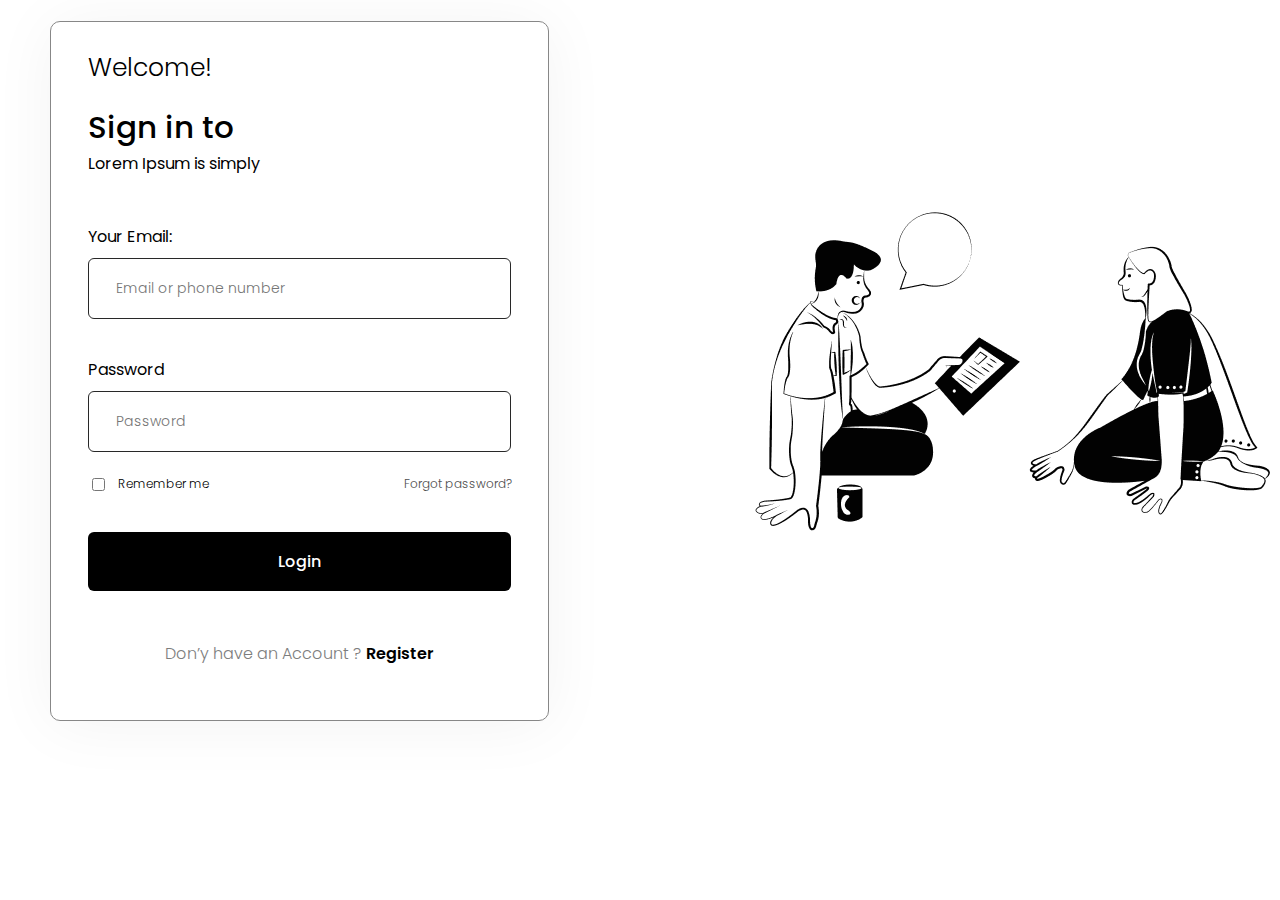
<file: index.html>
<!DOCTYPE html>
<html lang="en">
  <head>
    <meta charset="UTF-8" />
    <meta name="viewport" content="width=device-width, initial-scale=1.0" />
    <title>Post</title>
    <script type="module" src="./js/main.js"></script>
    <link rel="stylesheet" href="./css/main.min.css" />
    <link
      href="https://fonts.googleapis.com/css2?family=Poppins:ital,wght@0,100;0,200;0,300;0,400;0,500;0,600;0,700;0,800;0,900;1,100;1,200;1,300;1,400;1,500;1,600;1,700;1,800;1,900&family=Roboto:ital,wght@0,100;0,300;0,400;0,500;0,700;0,900;1,100;1,300;1,400;1,500;1,700;1,900&display=swap"
      rel="stylesheet"
    />
  </head>
  <body>
  
        <div class="posts_page">
            <div class="container">
                <h1>Create a Post</h1>
                <div class="input-group">
                  <label for="title">Title</label>
                  <input type="text" id="title" required />
                </div>
                <div class="input-group">
                  <label for="author">Author</label>
                  <input type="text" id="author" required />
                </div>
                <div class="input-group">
                  <label for="content">Your post:</label>
                  <input type="text" id="content" required />
                </div>
                <div class="input-group">
                  <label for="picture">Picture URL</label>
                  <input type="url" id="picture" required />
                </div>
                <div class="input-group">
                  <label for="type">Type of your post</label>
                  <input type="text" id="type" required />
                </div>
                <button id="crt">Create Post</button>
              </div>
              <div class="rght">
                <h2>Posts:</h2>
              <div id="postList"></div>
              </div>
        </div>
     
      
    
  </body>
</html>
</file>
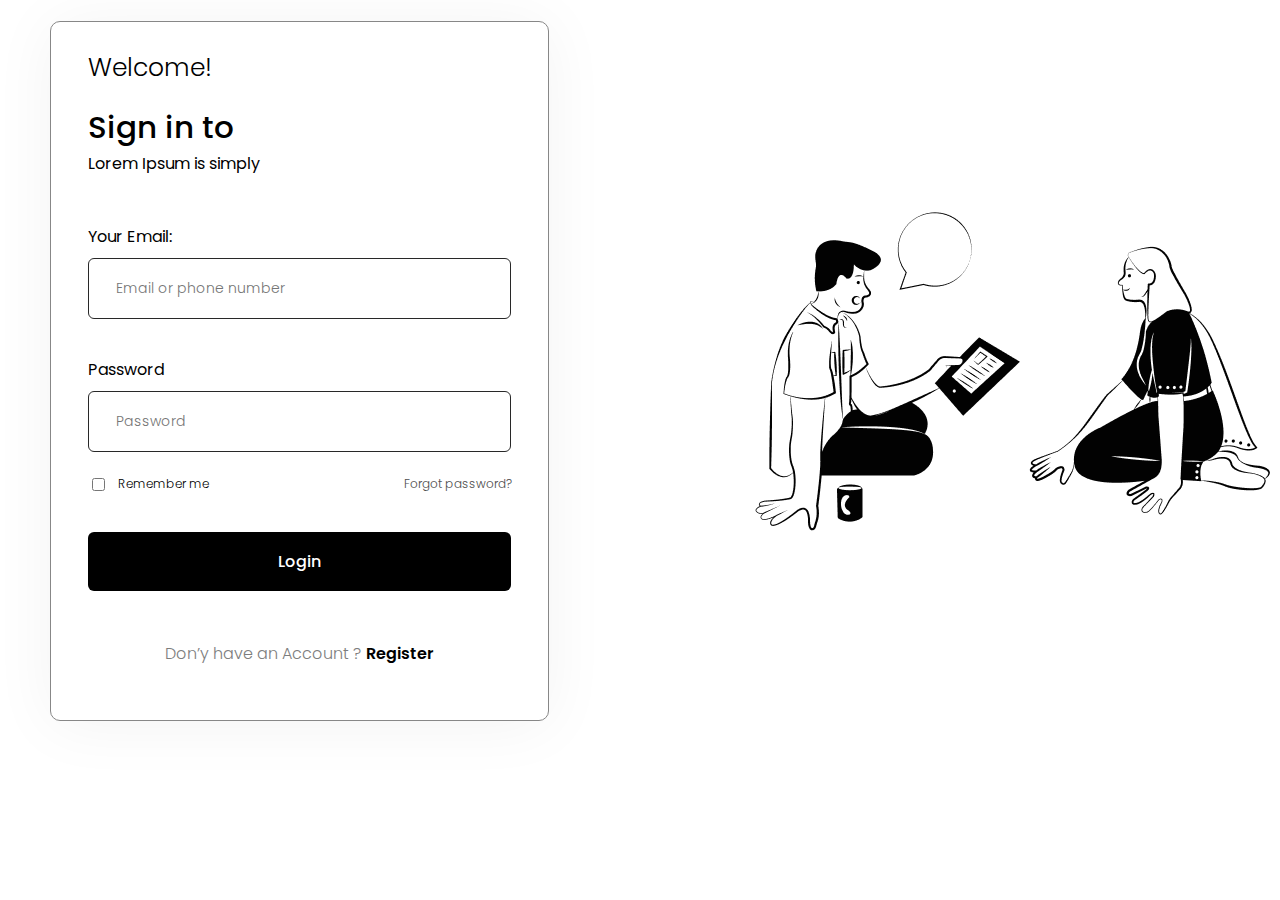
<file: login.html>
<!DOCTYPE html>
<html lang="en">
  <head>
    <meta charset="UTF-8" />
    <meta name="viewport" content="width=device-width, initial-scale=1.0" />
    <title>Login</title>
    <script type="module" src="./js/login.js"></script>
    <link rel="stylesheet" href="./css/main.min.css" />
    <link href="https://fonts.googleapis.com/css2?family=Poppins:ital,wght@0,100;0,200;0,300;0,400;0,500;0,600;0,700;0,800;0,900;1,100;1,200;1,300;1,400;1,500;1,600;1,700;1,800;1,900&display=swap" rel="stylesheet">
  </head>
  <body>
    <header>
      
    </header>
    <main>
      <div class="logForm">
        <h1>Welcome!</h1>
        <div class="sign">
          <h1>Sign in to</h1>
          <p>Lorem Ipsum is simply </p>
        </div>
        <form id="loginForm">
          <label for="username" class="mail">Your Email:</label>
          <input
            type="text"
            id="username"
            name="username"
            placeholder="Email or phone number"
          />
           <label for="password" class="pass">Password</label>
          <input
            type="password"
            id="password"
            name="password"
            placeholder="Password"
          />
          <div class="rem">
            <div class="check">
              <input type="checkbox">
              <p>Remember me</p>
            </div>
            <a href="#">Forgot password?</a>
          </div>
          <button type="submit">Login</button>
        </form>
        <div class="reg">
          <p>Don’y have an Account ? <span>Register</span> </p>
        </div>

      </div>
      <img class="log_pic" src="./assets/images/small-team-discussing-ideas-2194220-0.png" alt="">
    </main>
  </body>
</html>
</file>
<file: css/main.min.css>
header{height:60px;padding:5px 42px}header p{color:#000;font-family:"Poppins";font-size:20px;font-style:normal;font-weight:600;line-height:normal;margin-left:42px}main{display:flex;flex-direction:row;gap:50px;margin-top:13px;align-items:center}main .logForm{overflow:hidden;margin-left:111px;border-radius:10px;border:.5px solid #878787;background:#fff;box-shadow:0px 4px 64px 0px rgba(0,0,0,.05);max-width:505px;height:700px;flex-shrink:0;padding:10px 37px 0px 37px}main .logForm h1{color:#000;font-family:"Poppins";font-size:25px;font-style:normal;font-weight:300;line-height:normal}main .logForm .sign{display:flex;flex-direction:column}main .logForm .sign h1{margin:0;color:#000;font-family:"Poppins";font-size:31px;font-style:normal;font-weight:500;line-height:normal}main .logForm .sign p{margin:0;color:#000;font-family:"Poppins";font-size:16px;font-style:normal;font-weight:400;line-height:normal}main .logForm form{margin-top:48px;display:flex;flex-direction:column}main .logForm form label{color:#000;font-family:"Poppins";font-size:16px;font-style:normal;font-weight:400;line-height:normal;margin-bottom:9px}main .logForm form input{padding:19px 27px;border-radius:6px;border:.6px solid #282828;background:#fff;color:#ababab;font-family:"Poppins";font-size:14px;font-style:normal;font-weight:300;line-height:normal}main .logForm form .pass{margin-top:38px}main .logForm form .rem{display:flex;justify-content:space-between;align-items:center;margin-top:23px}main .logForm form .rem .check{display:flex;align-items:center}main .logForm form .rem .check p{margin-left:10px;color:#000;font-family:"Poppins";font-size:12px;font-style:normal;font-weight:300;line-height:normal}main .logForm form .rem a{text-decoration:none;color:#4d4d4d;font-family:"Poppins";font-size:12px;font-style:normal;font-weight:300;line-height:normal}main .logForm form button{margin-top:38px;padding:17px 190px;color:#fff;font-family:"Poppins";font-size:16px;font-style:normal;font-weight:500;line-height:normal;border-radius:6px;background:#000}main .logForm .reg{display:flex;justify-content:center;margin-top:50px;margin-bottom:0}main .logForm .reg p{color:#7d7d7d;font-family:"Poppins";font-size:16px;font-style:normal;font-weight:300;line-height:normal}main .logForm .reg p span{color:#000;font-family:"Poppins";font-size:16px;font-style:normal;font-weight:600;line-height:normal}main .log_pic{max-width:827px;height:650px}.post{max-width:760px;padding:10px 15px;border-radius:10px;border:.5px solid #878787}.post .post_top{display:flex;gap:60px}.post .post_top .post_left{width:533px;display:flex;flex-direction:column}.post .post_top .post_left .first{display:flex;align-items:center;gap:12px}.post .post_top .post_left .first p{color:#757575;font-family:"Roboto";font-size:14px;font-style:normal;font-weight:300;line-height:normal}.post .post_top .post_left .first .per{display:flex;align-items:center;gap:8px}.post .post_top .post_left .first .per p{color:#292929;font-family:"Roboto";font-size:14px;font-style:normal;font-weight:300;line-height:normal}.post .post_top .post_left .first .per img{height:24px;width:24px}.post .post_top .post_left .second{margin-top:14px}.post .post_top .post_left .second h2{margin-bottom:8px;color:#191919;font-family:"Roboto";font-size:22px;font-style:normal;font-weight:400;line-height:normal}.post .post_top .post_left .second p{color:#292929;font-family:"Roboto";font-size:16px;font-style:normal;font-weight:300;line-height:24px}.post .post_top .post_right img{width:140px;height:140px}.post .post_bottom{margin-top:40px;width:533px;display:flex;justify-content:space-between;align-items:center}.post .post_bottom .left{display:flex;align-items:center;gap:20px}.post .post_bottom .left button{border-radius:10px;background:#f2f2f2;padding:5px 8px;border:none;outline:none}.post .post_bottom .left p{color:#757575;font-family:"Roboto";font-size:13px;font-style:normal;font-weight:300;line-height:normal}.post .post_bottom .right{display:flex;gap:12px}.post .post_bottom .right img{height:24px;width:24px}.posts_page{display:flex;margin-top:100px}.posts_page .rght{margin-left:40px}.posts_page .rght #postList{display:flex;flex-direction:column;gap:50px}p{margin-block-start:0;margin-block-end:0;margin-inline-start:0;margin-inline-end:0;unicode-bidi:normal}h2{margin-block-start:0;margin-block-end:0;margin-inline-start:0;margin-inline-end:0;unicode-bidi:normal}body{font-family:Arial,sans-serif;background-color:#fff;display:flex;justify-content:center;align-items:center}.container{background:#fff;padding:20px;border-radius:8px;box-shadow:0 0 10px rgba(0,0,0,.1);width:400px;max-width:100%;height:550px}.input-group{margin-bottom:15px;display:flex;flex-direction:column}.input-group label{margin-bottom:5px;color:#555}.input-group input{padding:10px;border:1px solid #ccc;border-radius:4px;font-size:16px}.input-group input:focus{outline:none;border-color:#333}button{background-color:#4caf50;color:#fff;padding:10px;border:none;border-radius:4px;cursor:pointer;font-size:16px;transition:background-color .3s}button:hover{background-color:#45a049}button:focus{outline:none}*{box-sizing:border-box}/*# sourceMappingURL=main.min.css.map */
</file>
